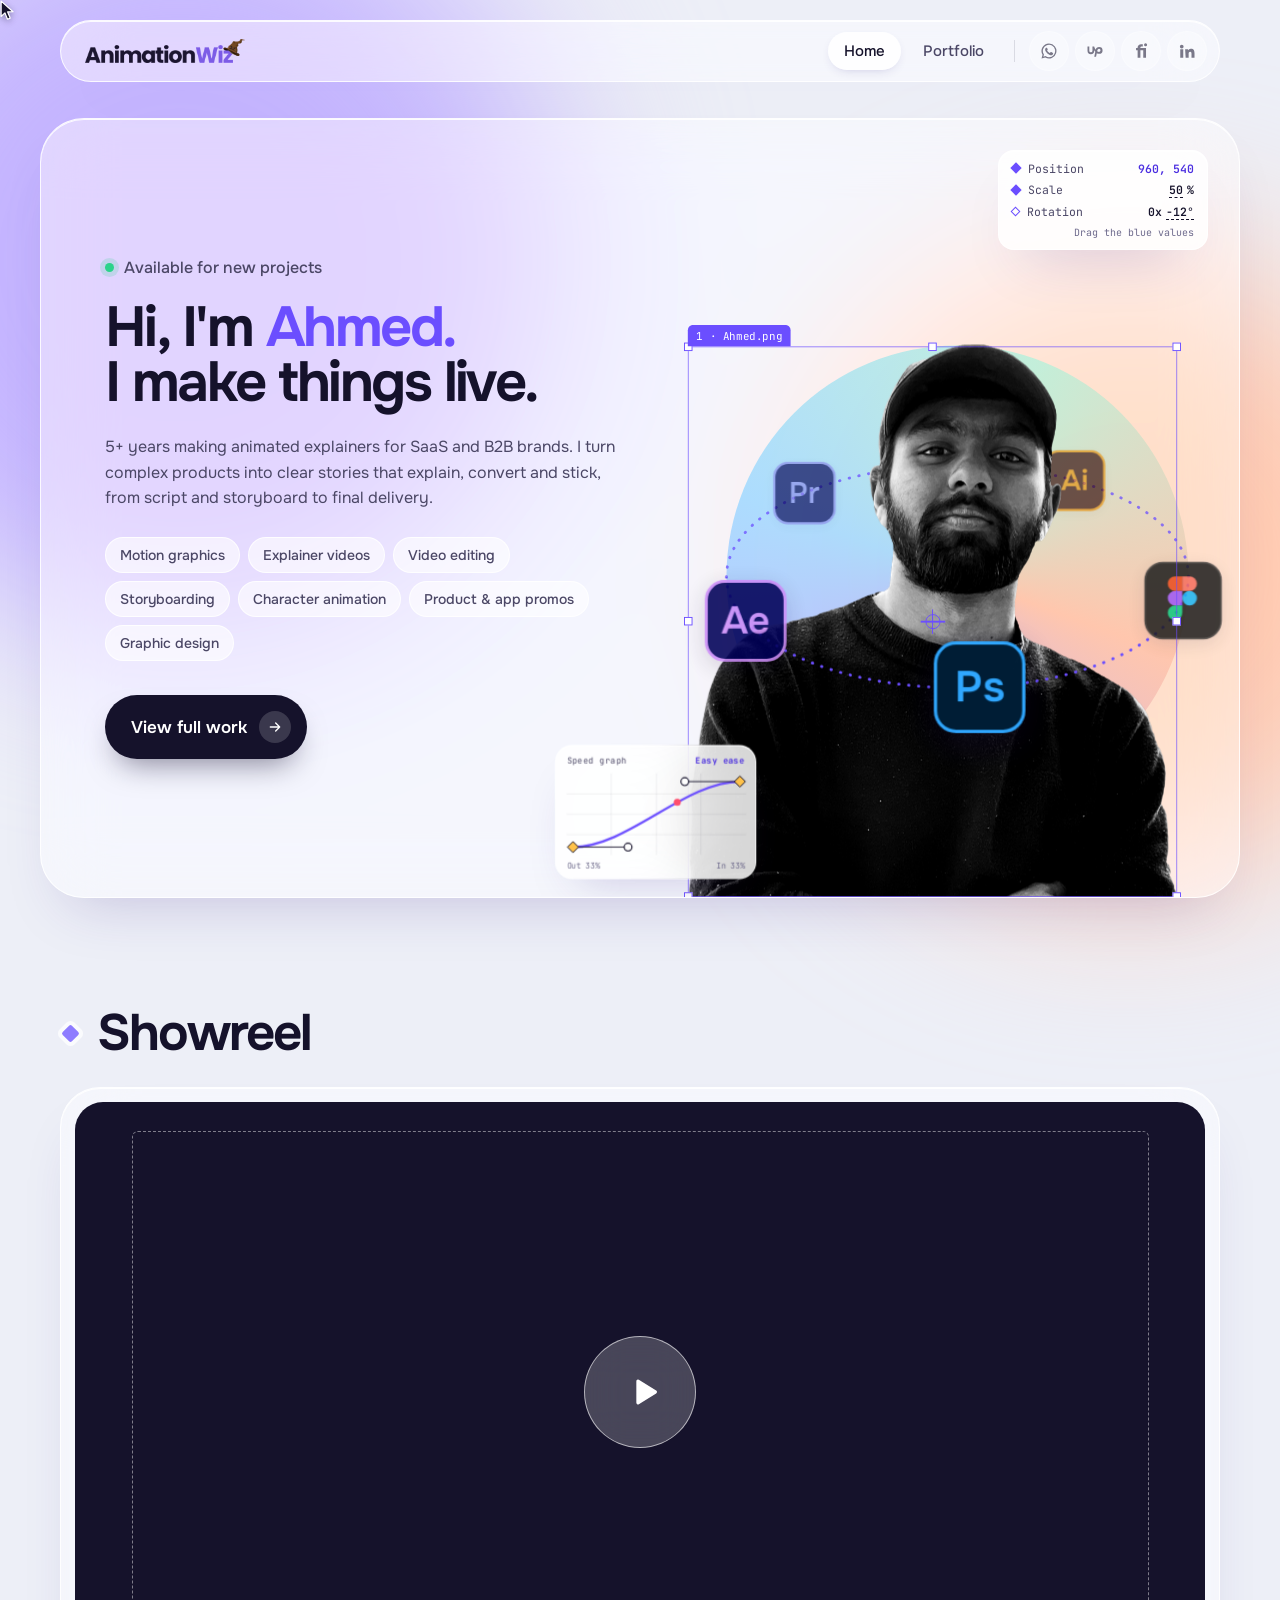
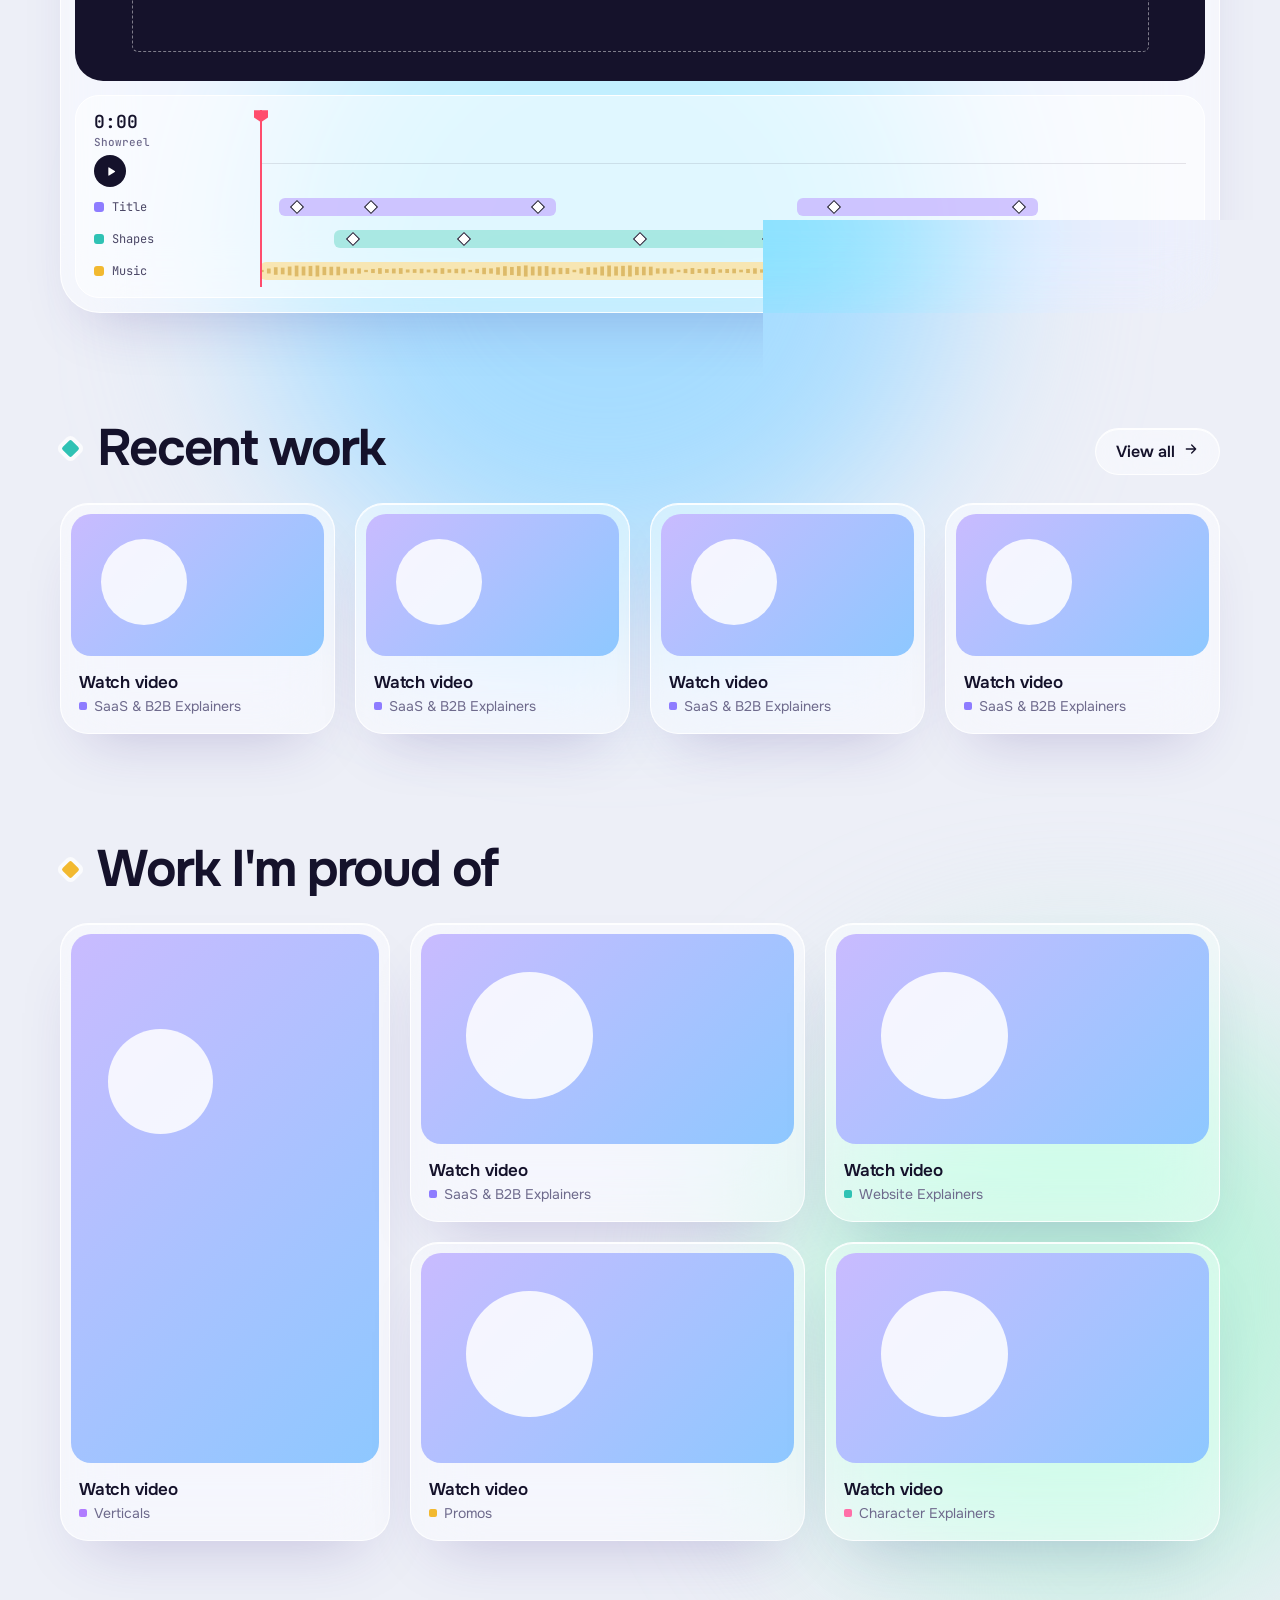
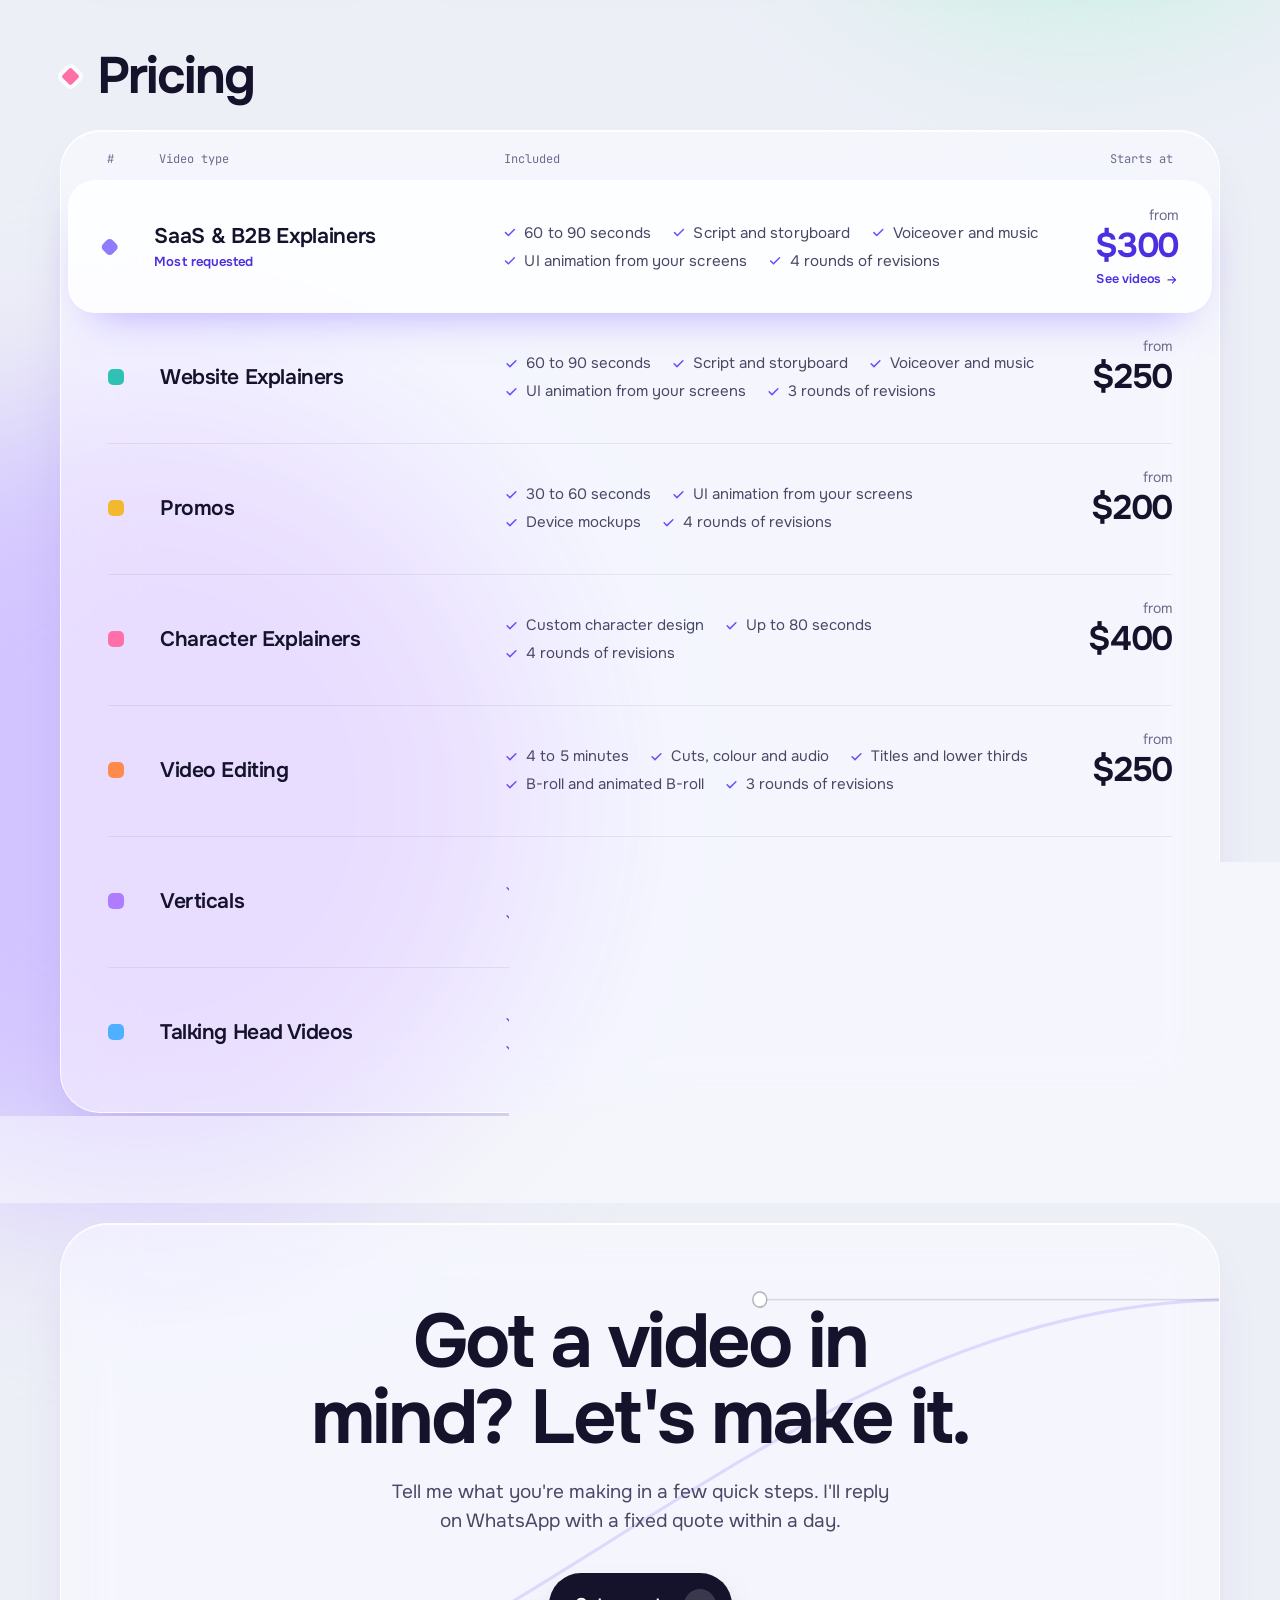
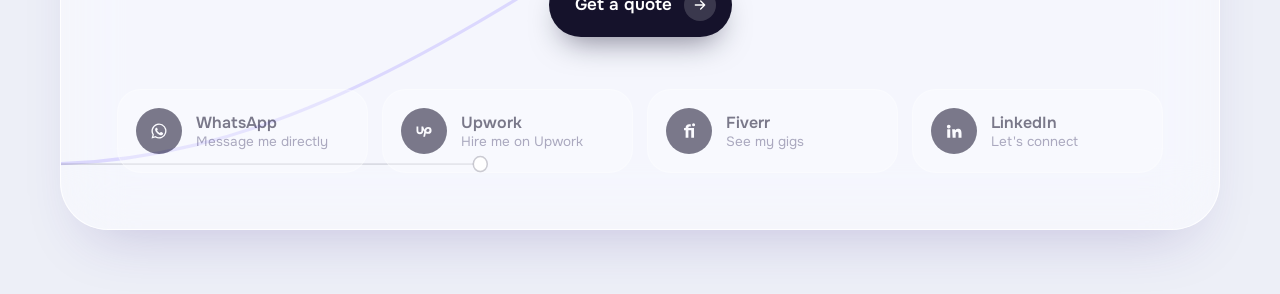
<file: index.html>
<!doctype html>
<html lang="en">
<head>
<meta charset="utf-8">
<meta name="viewport" content="width=device-width, initial-scale=1, viewport-fit=cover">
<title>Animation Wizard | Motion Graphics &amp; Video Editing</title>
<meta name="description" content="Animation Wizard: motion graphics, explainer videos, product promos, character animation and video editing by Ahmed.">
<meta name="theme-color" content="#EDEFF7">
<meta property="og:title" content="Animation Wizard | Motion Graphics &amp; Video Editing">
<meta property="og:description" content="Explainers, promos, character animation and video editing by Ahmed.">
<link rel="icon" href="favicon.png">
<link rel="preconnect" href="https://fonts.googleapis.com"><link rel="preconnect" href="https://fonts.gstatic.com" crossorigin>
<link href="https://fonts.googleapis.com/css2?family=Onest:wght@400..700&family=JetBrains+Mono:wght@400..600&display=swap" rel="stylesheet">
<link rel="stylesheet" href="style.css">
</head>
<body class="home">
<div class="field">
  <i style="width:760px;height:760px;background:#C4B4FF;left:-200px;top:-120px"></i>
  <i style="width:620px;height:620px;background:#FFC9B0;right:-160px;top:260px"></i>
  <i style="width:700px;height:700px;background:#A6DCFF;left:20%;top:1500px"></i>
  <i style="width:600px;height:600px;background:#BDF2DC;right:-100px;top:2600px"></i>
  <i style="width:800px;height:800px;background:#D2C4FF;left:-260px;top:3600px"></i>
</div>

<div class="wrap nav"><div class="in glass">
  <a href="index.html"><img src="logo-ink.png" alt="Animation Wizard"></a>
  <div class="r"><a class="pg on" href="index.html">Home</a><a class="pg" href="portfolio.html">Portfolio</a><span class="sep"></span><div class="socs" id="navsoc"></div></div>
</div></div>

<main>
<div class="wrap wide">
  <div class="hero glass">
    <div class="tx">
      <div class="hello"><b></b>Available for new projects</div>
      <h1>Hi, I'm <em class="nm">Ahmed.</em><br>I make things live.</h1>
      <p class="bio">5+ years making animated explainers for SaaS and B2B brands. I turn complex products into clear stories that explain, convert and stick, from script and storyboard to final delivery.</p>
      <div class="sk"><span>Motion graphics</span><span>Explainer videos</span><span>Video editing</span><span>Storyboarding</span><span>Character animation</span><span>Product &amp; app promos</span><span>Graphic design</span></div>
      <a class="cta" href="portfolio.html">View full work <span data-icon="arrow"></span></a>
    </div>
    <div class="prop glass mono">
      <div class="live"><i></i>Position<b id="pos">960, 540</b></div>
      <div><i></i>Scale<span class="val"><b class="scrub" id="vScale" tabindex="0" title="Drag left or right to change">50</b>%</span></div>
      <div><i class="o"></i>Rotation<span class="val">0x <b class="scrub" id="vRot" tabindex="0" title="Drag left or right to change">-12°</b></span></div>
      <div class="hint">Drag the blue values</div>
    </div>
    <div class="vis" id="vis"><div class="scene">
      <div class="disc"></div>
      <svg class="rg rb" style="left:78px;top:162px" width="530" height="276" viewBox="0 0 530 276" aria-hidden="true"><defs><clipPath id="crb"><rect width="530" height="138"/></clipPath></defs><g clip-path="url(#crb)"><ellipse class="rd" cx="265" cy="138" rx="245" ry="118" fill="none" stroke="#6B4EFF" stroke-width="3" stroke-linecap="round" stroke-dasharray=".5 10"/></g></svg>
      <img class="me" src="me.png" alt="Ahmed, motion designer and video editor" width="520">
      <svg class="rg rf" style="left:78px;top:162px" width="530" height="276" viewBox="0 0 530 276" aria-hidden="true"><defs><clipPath id="crf"><rect y="138" width="530" height="138"/></clipPath></defs><g clip-path="url(#crf)"><ellipse class="rd" cx="265" cy="138" rx="245" ry="118" fill="none" stroke="#6B4EFF" stroke-width="3" stroke-linecap="round" stroke-dasharray=".5 10"/></g></svg>
      <div class="layer mono">1 · Ahmed.png</div>
      <div class="bb"><i style="left:-5px;top:-5px"></i><i style="right:-5px;top:-5px"></i><i style="left:-5px;bottom:-5px"></i><i style="right:-5px;bottom:-5px"></i><i style="left:50%;top:-5px;margin-left:-5px"></i><i style="left:-5px;top:50%;margin-top:-5px"></i><i style="right:-5px;top:50%;margin-top:-5px"></i><i class="an"></i></div>
      <div class="oi" title="Adobe After Effects"><svg viewBox="0 0 100 100"><rect x="3" y="3" width="94" height="94" rx="22" fill="#00005B" stroke="#D291FF" stroke-width="3.5"/><text x="50" y="65" text-anchor="middle" font-family="Onest,sans-serif" font-weight="600" font-size="46" fill="#D291FF">Ae</text></svg></div>
      <div class="oi" title="Adobe Premiere Pro"><svg viewBox="0 0 100 100"><rect x="3" y="3" width="94" height="94" rx="22" fill="#00005B" stroke="#9999FF" stroke-width="3.5"/><text x="50" y="65" text-anchor="middle" font-family="Onest,sans-serif" font-weight="600" font-size="46" fill="#9999FF">Pr</text></svg></div>
      <div class="oi" title="Adobe Illustrator"><svg viewBox="0 0 100 100"><rect x="3" y="3" width="94" height="94" rx="22" fill="#330000" stroke="#FF9A00" stroke-width="3.5"/><text x="50" y="65" text-anchor="middle" font-family="Onest,sans-serif" font-weight="600" font-size="46" fill="#FF9A00">Ai</text></svg></div>
      <div class="oi" title="Figma"><svg viewBox="0 0 100 100"><rect x="3" y="3" width="94" height="94" rx="22" fill="#1E1E1E" stroke="#3b3b3b" stroke-width="2"/><g transform="translate(31 20) scale(.95)"><path d="M0 9.5A9.5 9.5 0 0 0 9.5 19H19V0H9.5A9.5 9.5 0 0 0 0 9.5z" fill="#F24E1E"/><path d="M19 0v19h9.5a9.5 9.5 0 1 0 0-19H19z" fill="#FF7262"/><path d="M0 28.5A9.5 9.5 0 0 0 9.5 38H19V19H9.5A9.5 9.5 0 0 0 0 28.5z" fill="#A259FF"/><path d="M19 28.5a9.5 9.5 0 1 1 19 0 9.5 9.5 0 0 1-19 0z" fill="#1ABCFE"/><path d="M0 47.5A9.5 9.5 0 0 1 9.5 38H19v9.5a9.5 9.5 0 1 1-19 0z" fill="#0ACF83"/></g></svg></div>
      <div class="oi" title="Adobe Photoshop"><svg viewBox="0 0 100 100"><rect x="3" y="3" width="94" height="94" rx="22" fill="#001E36" stroke="#31A8FF" stroke-width="3.5"/><text x="50" y="65" text-anchor="middle" font-family="Onest,sans-serif" font-weight="600" font-size="46" fill="#31A8FF">Ps</text></svg></div>
    </div>
      <div class="graph glass" aria-hidden="true"><div class="gh mono"><span>Speed graph</span><b id="gName">Easy ease</b></div>
        <svg width="230" height="104" viewBox="0 0 230 104"><g stroke="rgba(21,18,43,.08)" fill="none"><path d="M0 26H230M0 52H230M0 78H230M57 0V104M115 0V104M172 0V104"/></g>
          <path id="gCurve" fill="none" stroke="#6B4EFF" stroke-width="3" stroke-linecap="round"/>
          <path id="gH1" stroke="#15122B" stroke-width="1.2"/><path id="gH2" stroke="#15122B" stroke-width="1.2"/>
          <circle id="gC1" r="5" fill="#fff" stroke="#15122B" stroke-width="1.5"/><circle id="gC2" r="5" fill="#fff" stroke="#15122B" stroke-width="1.5"/>
          <rect x="3" y="89" width="10" height="10" fill="#FFC24A" stroke="#15122B" stroke-width="1.2" transform="rotate(45 8 94)"/><rect x="217" y="5" width="10" height="10" fill="#FFC24A" stroke="#15122B" stroke-width="1.2" transform="rotate(45 222 10)"/>
          <circle id="gDot" r="4.5" fill="#FF4D6D"/></svg>
        <div class="gf mono"><span id="gOut">Out 33%</span><span id="gIn">In 33%</span></div></div>
    </div>
  </div>
</div>

<div class="wrap">
  <section>
    <div class="hd"><h2><i class="sw" style="background:var(--l1)"></i>Showreel</h2></div>
    <div class="reel glass" id="reel"><div class="v" id="reelV" role="button" tabindex="0" aria-label="Play showreel"><div class="yt"><div id="ytReel"></div></div><div class="safe"></div><span class="pl"></span></div>
      <div class="tlp mono" id="tlp">
        <div><div class="tcb"><span id="tcNow">0:00</span><small id="tcDur">Showreel</small></div><button class="pbtn" id="pbtn" aria-label="Play showreel"></button></div>
        <div class="ru" id="ru" title="Drag to move through the showreel"></div>
        <div class="nm"><i style="background:#8E7CFF"></i>Title</div><div class="tr"><b style="left:2%;width:30%;background:#C9BBFF"></b><b style="left:58%;width:26%;background:#C9BBFF"></b><span class="k" data-t=".04" style="left:4%"></span><span class="k" data-t=".12" style="left:12%"></span><span class="k" data-t=".30" style="left:30%"></span><span class="k" data-t=".62" style="left:62%"></span><span class="k" data-t=".82" style="left:82%"></span></div>
        <div class="nm"><i style="background:#2FC2B4"></i>Shapes</div><div class="tr"><b style="left:8%;width:70%;background:#9FE6DE"></b><span class="k" data-t=".10" style="left:10%"></span><span class="k" data-t=".22" style="left:22%"></span><span class="k" data-t=".41" style="left:41%"></span><span class="k" data-t=".55" style="left:55%"></span><span class="k" data-t=".76" style="left:76%"></span></div>
        <div class="nm"><i style="background:#F2B930"></i>Music</div><div class="tr"><b style="left:0;width:100%;background:#FBE3A6"></b><svg class="wave" viewBox="0 0 400 18" preserveAspectRatio="none" id="wv" aria-hidden="true"></svg></div>
        <span class="phd" id="phd"></span>
      </div>
    </div>
  </section>

  <section>
    <div class="hd"><h2><i class="sw" style="background:var(--l2)"></i>Recent work</h2><a class="lnk glass" href="portfolio.html">View all <span data-icon="arrow"></span></a></div>
    <div class="g4" id="recent"></div>
  </section>

  <section>
    <div class="hd"><h2><i class="sw" style="background:var(--l3)"></i>Work I'm proud of</h2></div>
    <div class="proud" id="proud"></div>
  </section>

  <section>
    <div class="hd"><h2><i class="sw" style="background:var(--l4)"></i>Pricing</h2></div>
    <div class="price glass"><div class="lh mono"><span>#</span><span>Video type</span><span>Included</span><span style="text-align:right">Starts at</span></div><div id="price"></div></div>
  </section>

  <section id="quote">
    <div class="quote glass">
      <svg class="curve" viewBox="0 0 1160 560" preserveAspectRatio="none" aria-hidden="true"><path d="M-20 500 C 420 500, 700 70, 1180 70" fill="none" stroke="rgba(107,78,255,.18)" stroke-width="3"/><path d="M-20 500 L420 500 M1180 70 L700 70" stroke="rgba(21,18,43,.12)" stroke-width="1.5"/><circle cx="420" cy="500" r="7" fill="#fff" stroke="rgba(21,18,43,.3)" stroke-width="1.5"/><circle cx="700" cy="70" r="7" fill="#fff" stroke="rgba(21,18,43,.3)" stroke-width="1.5"/></svg>
      <h2>Got a video in mind? Let's make it.</h2>
      <p>Tell me what you're making in a few quick steps. I'll reply on WhatsApp with a fixed quote within a day.</p>
      <button class="cta" data-quote>Get a quote <span data-icon="arrow"></span></button>
      <div class="soc" id="soc"></div>
    </div>
  </section>
</div>
</main>

<svg id="cur" viewBox="0 0 20 28" aria-hidden="true"><path d="M1.5 1.5 L1.5 22 L6.6 17.2 L10 25.6 L13.6 24.1 L10.2 15.9 L17.4 15.6 Z" fill="#15122B" stroke="#fff" stroke-width="1.6" stroke-linejoin="round"/></svg>
<script src="videos.js"></script>
<script src="app.js"></script>
</body>
</html>
</file>
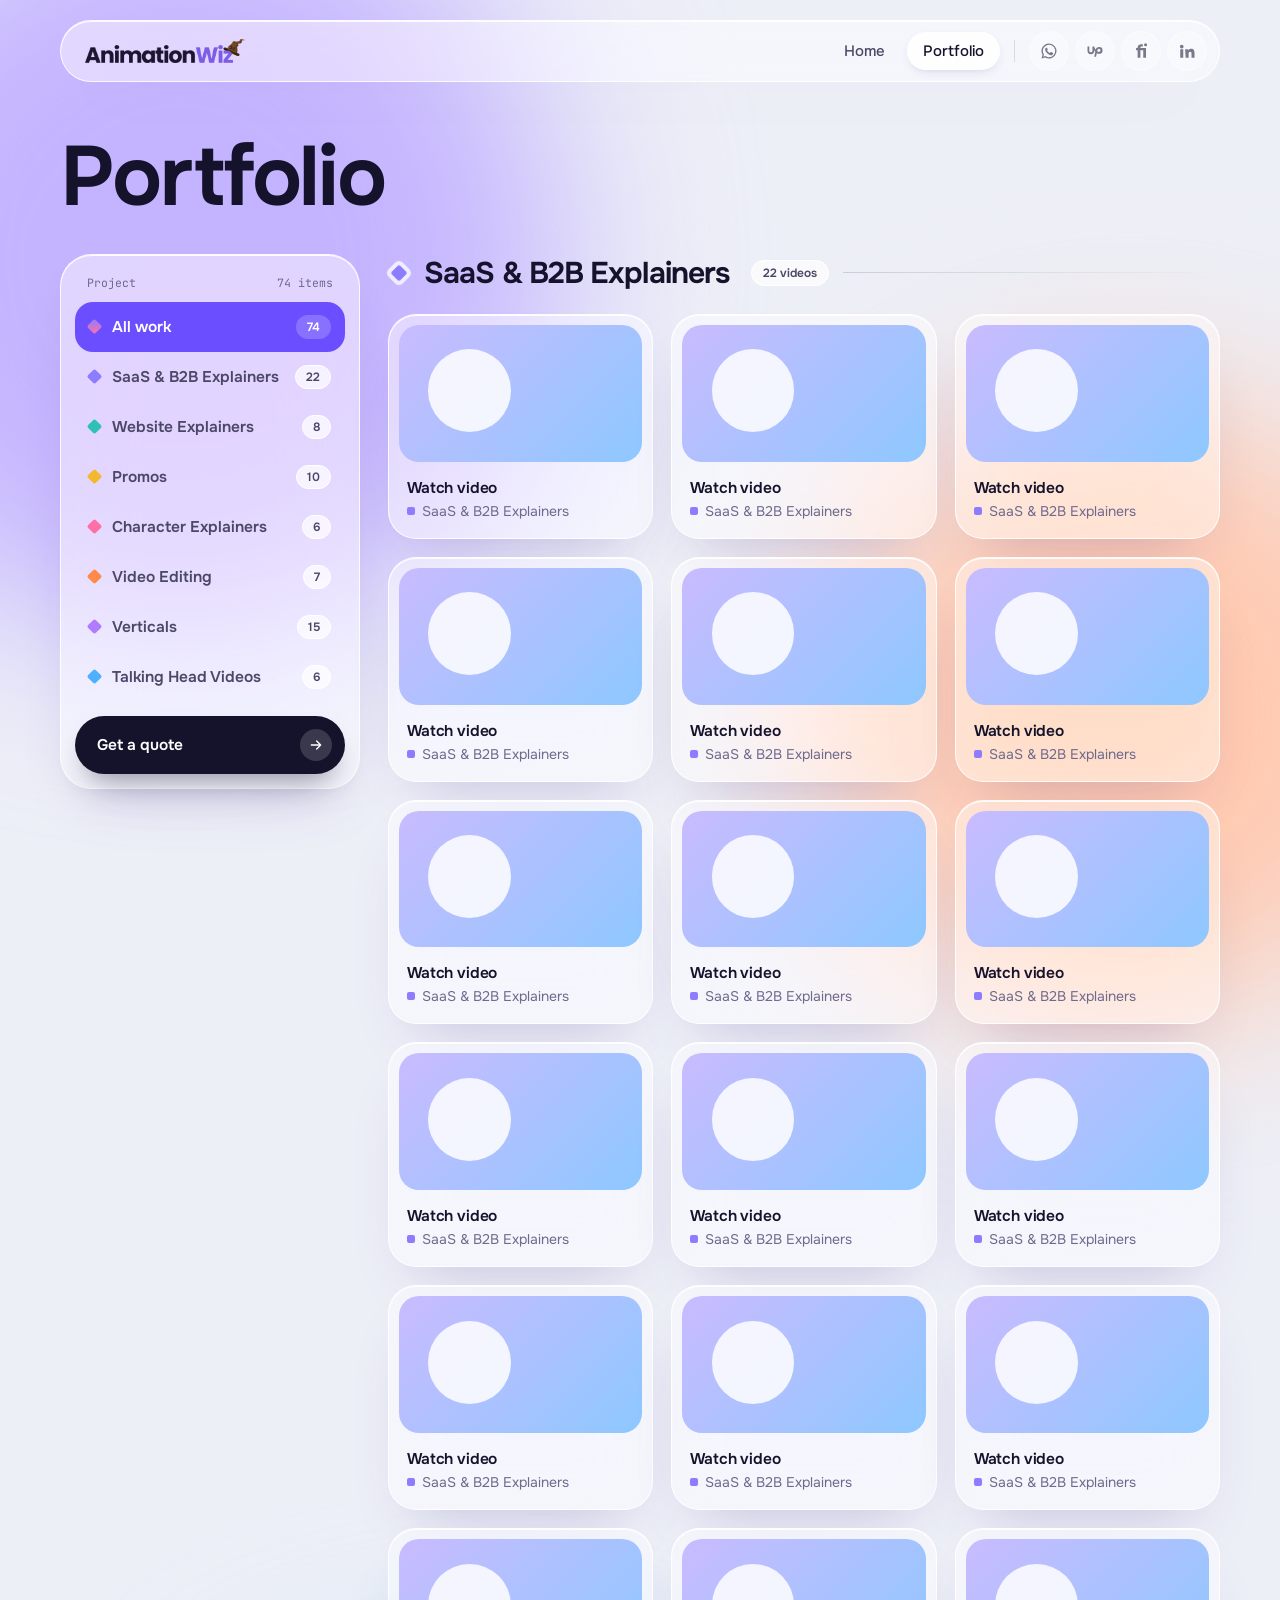
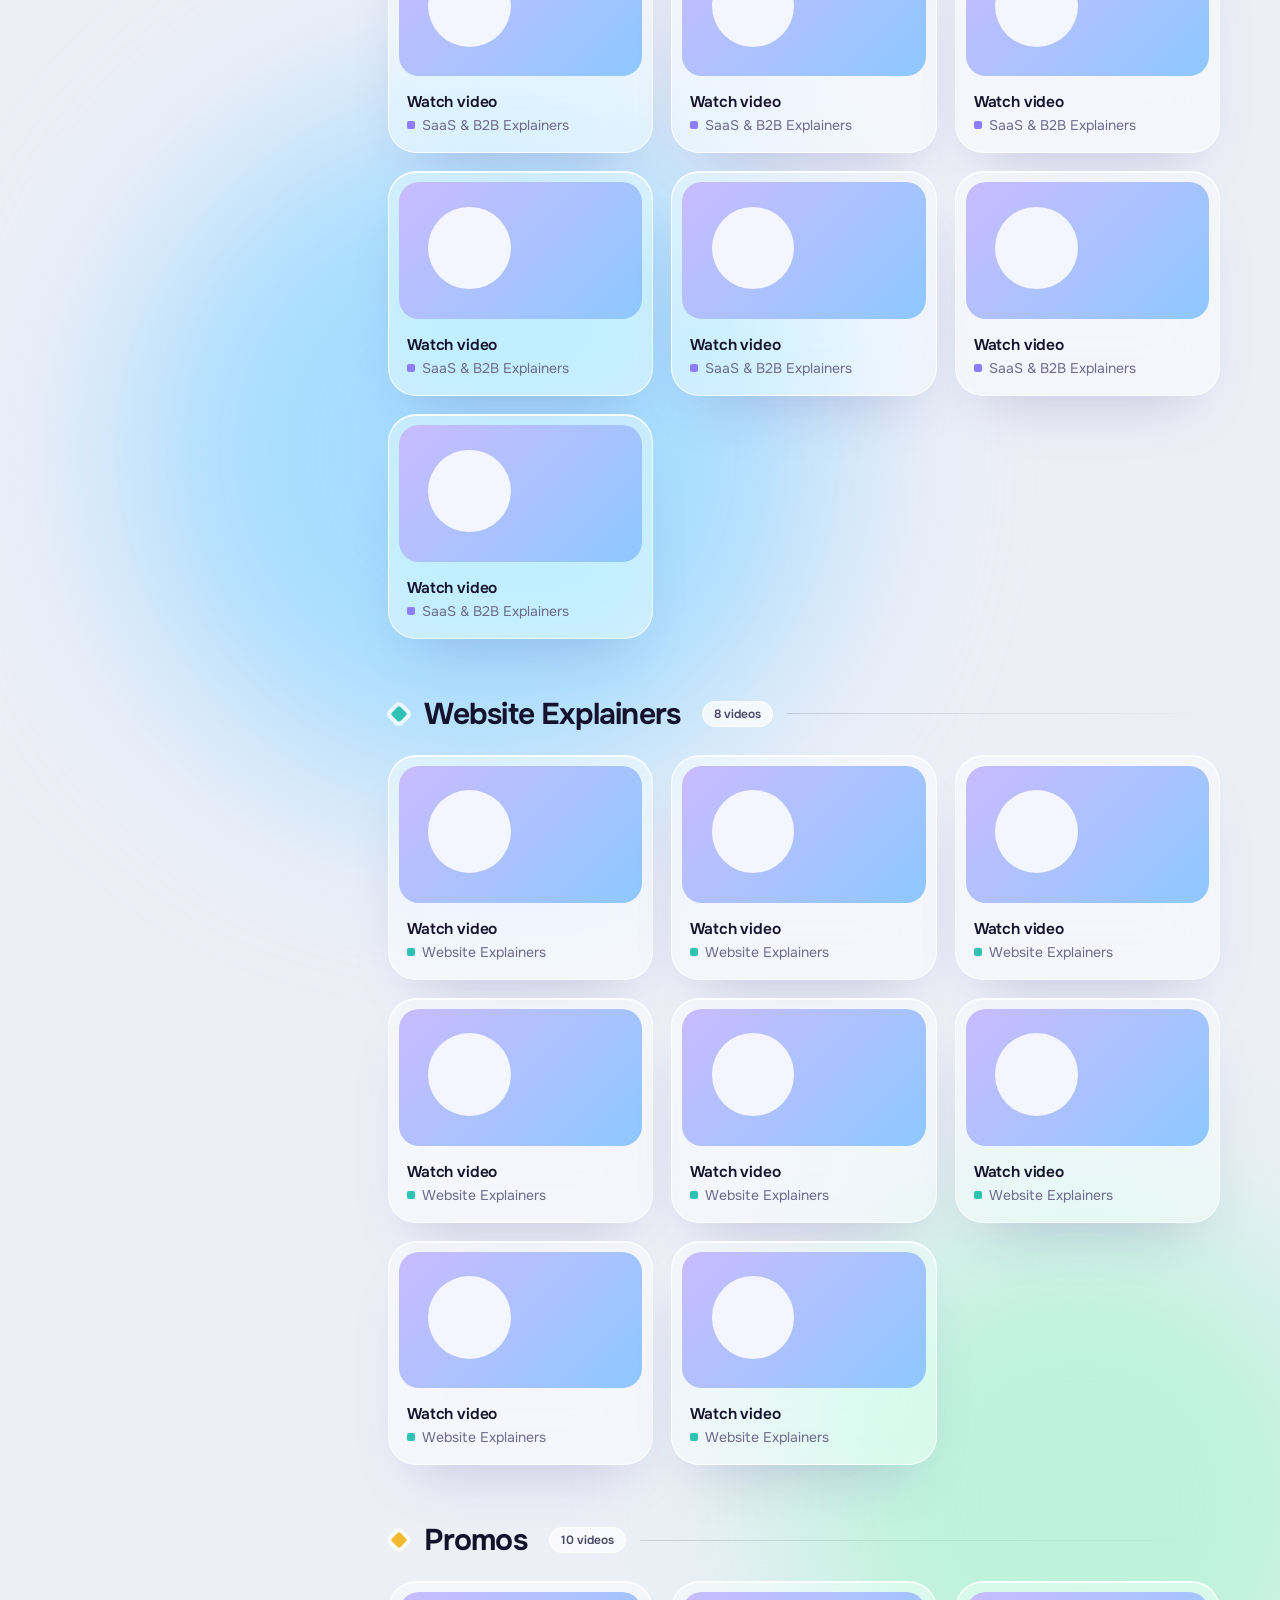
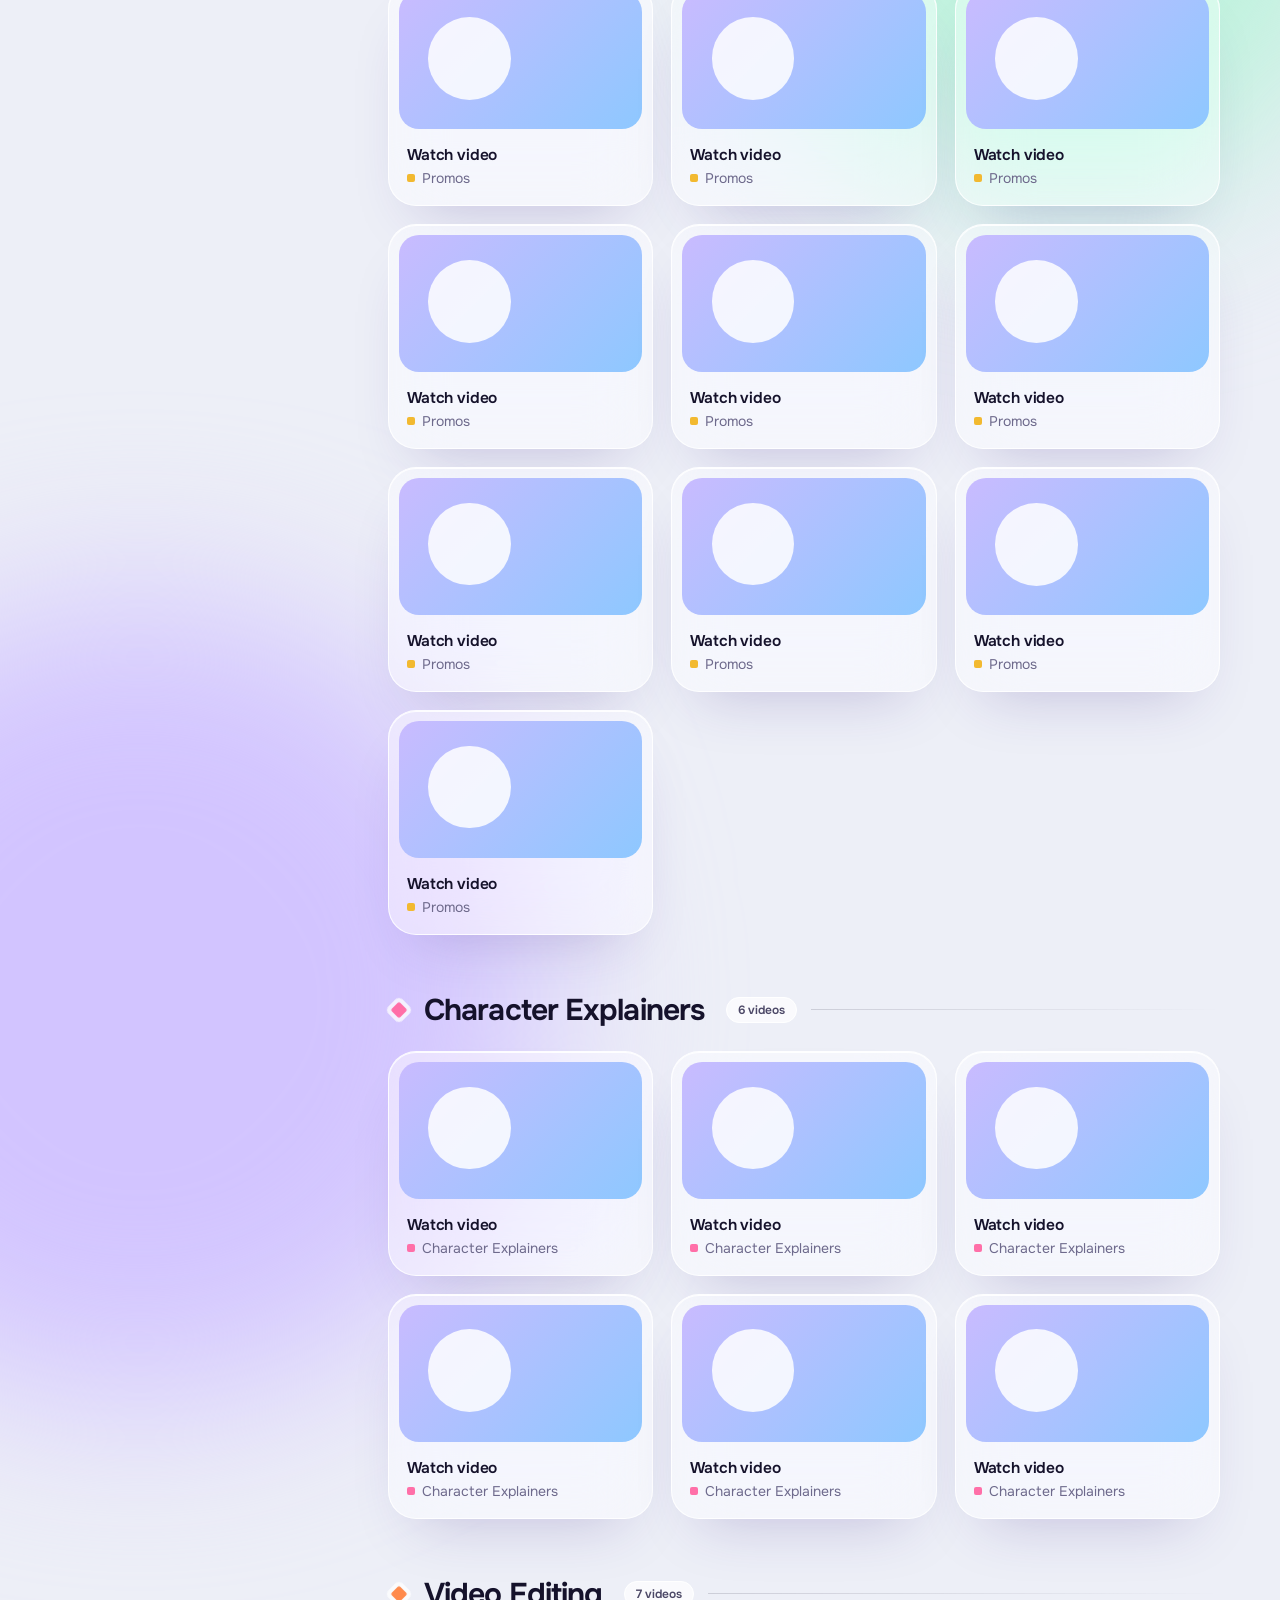
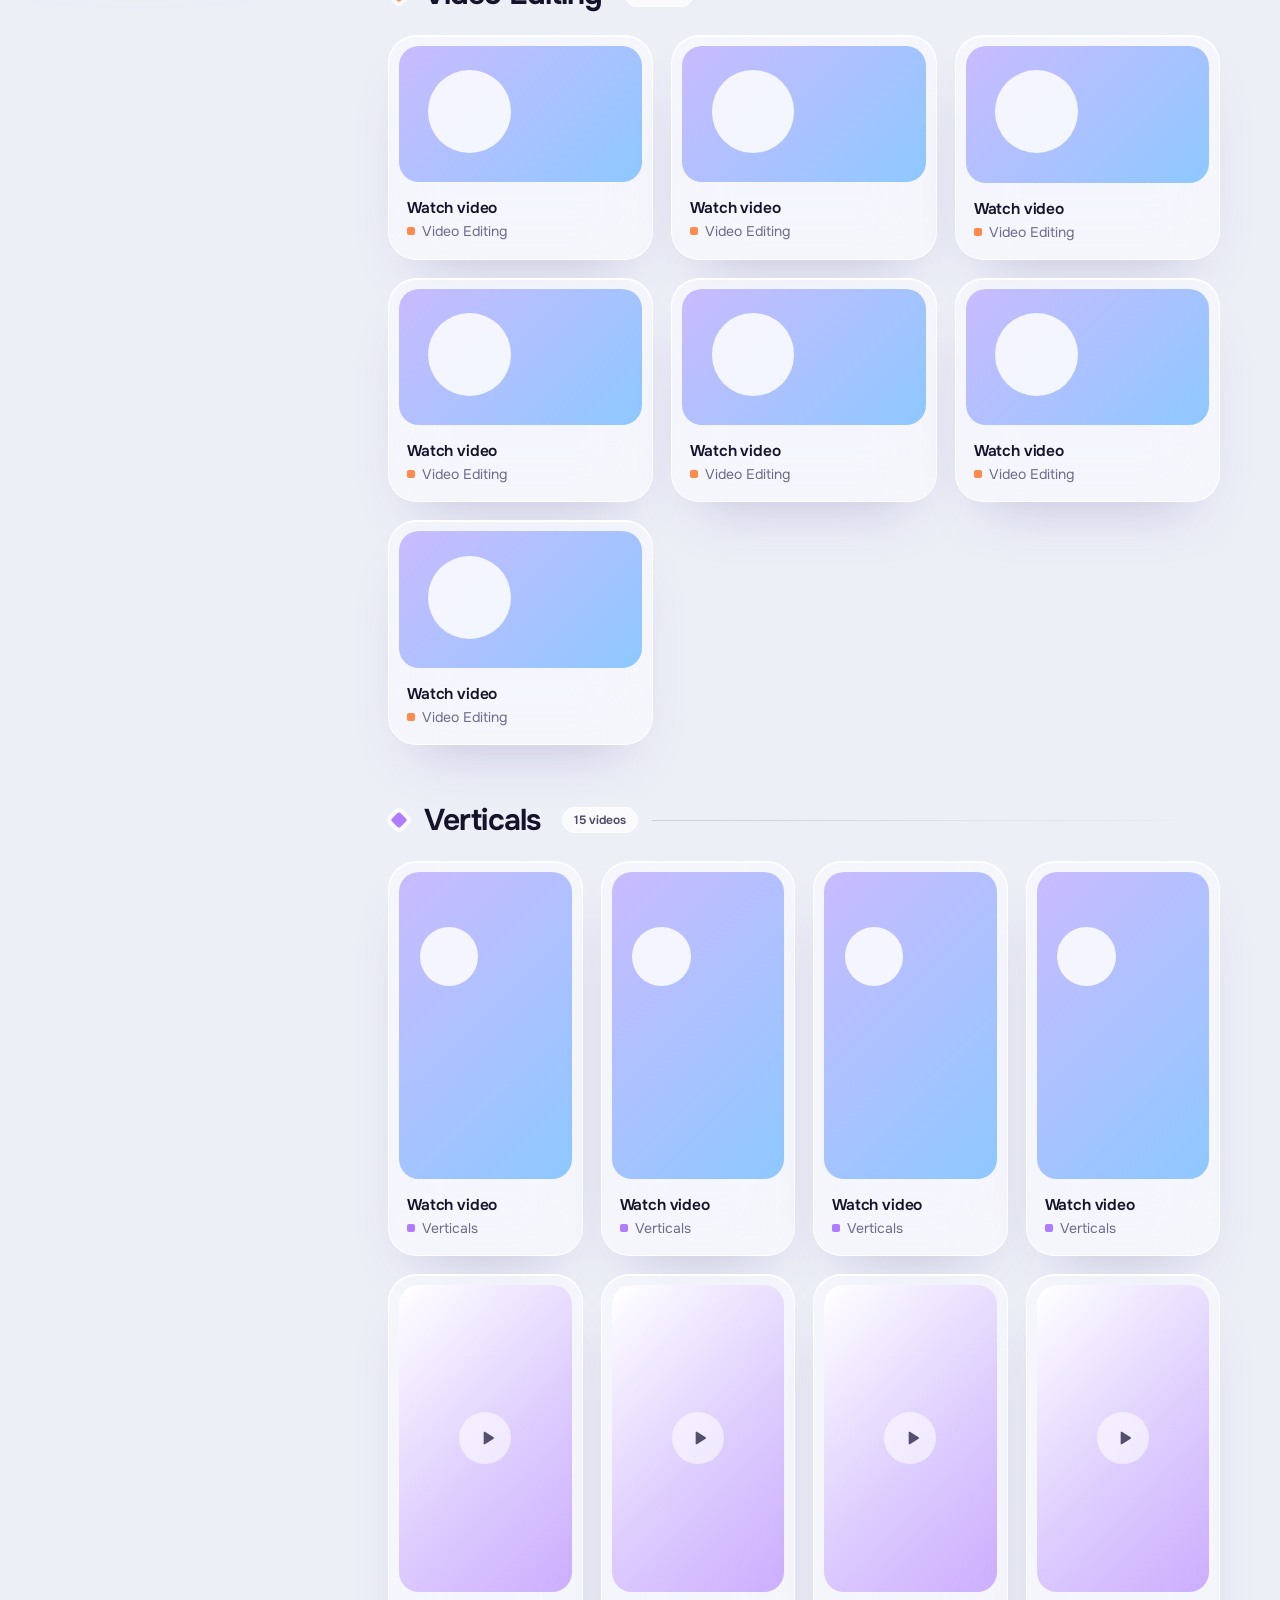
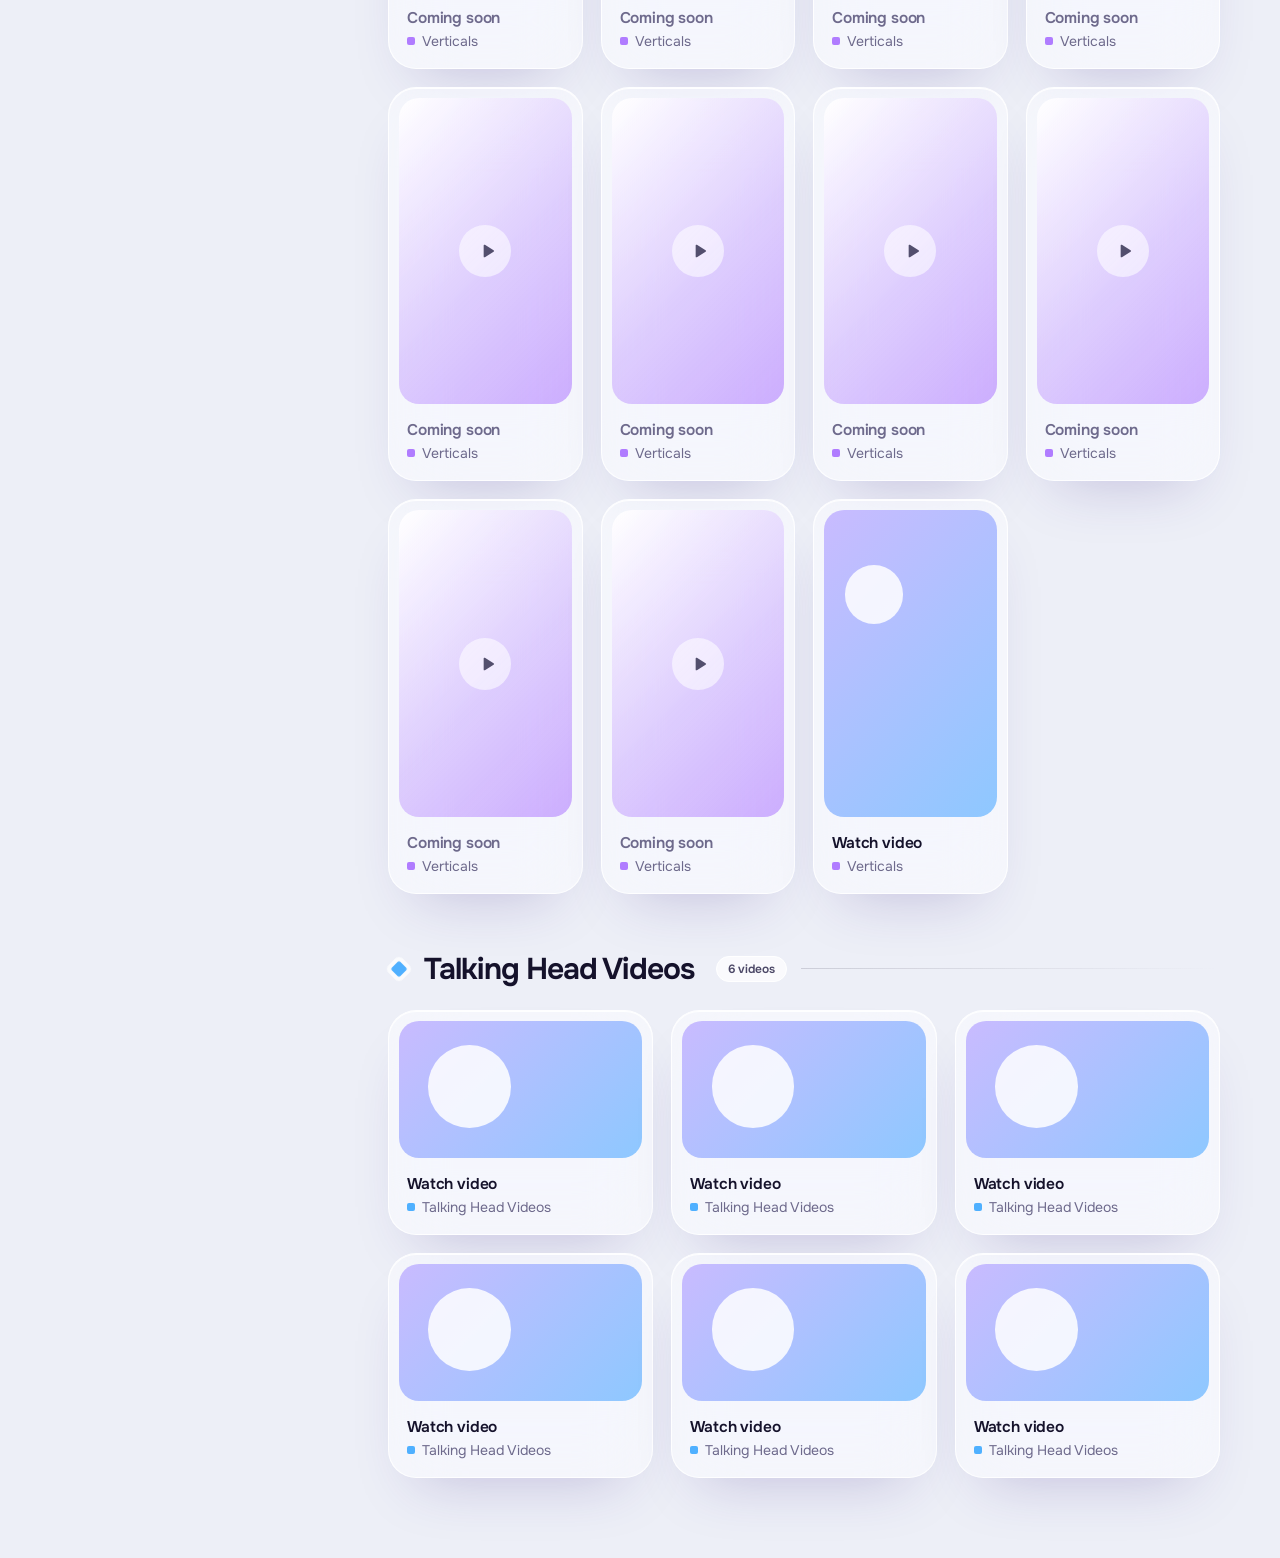
<file: portfolio.html>
<!doctype html>
<html lang="en">
<head>
<meta charset="utf-8">
<meta name="viewport" content="width=device-width, initial-scale=1, viewport-fit=cover">
<title>Portfolio | Animation Wizard</title>
<meta name="description" content="Portfolio by Animation Wizard: SaaS and B2B explainers, website explainers, promos, character explainers, video editing, verticals and talking head videos.">
<meta name="theme-color" content="#EDEFF7">
<meta property="og:title" content="Portfolio | Animation Wizard">
<link rel="icon" href="favicon.png">
<link rel="preconnect" href="https://fonts.googleapis.com"><link rel="preconnect" href="https://fonts.gstatic.com" crossorigin>
<link href="https://fonts.googleapis.com/css2?family=Onest:wght@400..700&family=JetBrains+Mono:wght@400..600&display=swap" rel="stylesheet">
<link rel="stylesheet" href="style.css">
</head>
<body class="portfolio">
<div class="field">
  <i style="width:760px;height:760px;background:#C4B4FF;left:-200px;top:-120px"></i>
  <i style="width:620px;height:620px;background:#FFC9B0;right:-160px;top:400px"></i>
  <i style="width:700px;height:700px;background:#A6DCFF;left:10%;top:1700px"></i>
  <i style="width:600px;height:600px;background:#BDF2DC;right:-100px;top:2800px"></i>
  <i style="width:800px;height:800px;background:#D2C4FF;left:-260px;top:3800px"></i>
</div>

<div class="wrap nav"><div class="in glass">
  <a href="index.html"><img src="logo-ink.png" alt="Animation Wizard"></a>
  <div class="r"><a class="pg" href="index.html">Home</a><a class="pg on" href="portfolio.html">Portfolio</a><span class="sep"></span><div class="socs" id="navsoc"></div></div>
</div></div>

<main class="wrap">
  <div class="pfh"><h1>Portfolio</h1></div>
  <div class="lay" id="lay">
    <aside class="side glass" aria-label="Categories">
      <div class="sideh mono"><span>Project</span><span id="pfCount"></span></div>
      <nav id="side"></nav>
      <button class="cta" data-quote>Get a quote <span data-icon="arrow"></span></button>
    </aside>
    <div class="right" id="right"></div>
  </div>
</main>

<script src="videos.js"></script>
<script src="app.js"></script>
</body>
</html>
</file>
<file: style.css>
/* Animation Wizard - styles. You normally never need to edit this file. */
/* Layout: one glass column on a soft colour field; After Effects UI pieces (layer box, graph editor, timeline) live inside the content they describe */
:root{--bg:#EDEFF7;--ink:#15122B;--ink2:#4B4766;--mut:#6E6A8C;--vio:#6B4EFF;--vio2:#4B2FE0;--glass:rgba(255,255,255,.46);--edge:rgba(255,255,255,.85);--rec:#FF4D6D;--key:#FFC24A;
  --l1:#8E7CFF;--l2:#2FC2B4;--l3:#F2B930;--l4:#FF6FA8;--l5:#FF8A4C;
  --f-ui:'Onest',system-ui,-apple-system,'Segoe UI',sans-serif;--f-mono:'JetBrains Mono',ui-monospace,Menlo,Consolas,monospace;color-scheme:light}
*{box-sizing:border-box}
body{margin:0;min-height:100vh;font-family:var(--f-ui);color:var(--ink);background:var(--bg);overflow-x:hidden;position:relative;font-size:16px}
a{color:inherit;text-decoration:none}
button{font:inherit;color:inherit;background:none;border:0;cursor:pointer}
h1,h2,h3,p{margin:0}
.mono{font-family:var(--f-mono);font-variant-numeric:tabular-nums}
.field{position:absolute;inset:0;overflow:hidden;z-index:0;pointer-events:none}
.field i{position:absolute;border-radius:50%;filter:blur(90px)}
.wrap{max-width:1240px;margin:0 auto;padding-left:max(16px,env(safe-area-inset-left,0px));padding-right:max(16px,env(safe-area-inset-right,0px));position:relative;z-index:1}
@media (min-width:700px){.wrap{padding-left:max(40px,env(safe-area-inset-left,0px));padding-right:max(40px,env(safe-area-inset-right,0px))}}
.glass{background:var(--glass);backdrop-filter:blur(34px) saturate(1.6);-webkit-backdrop-filter:blur(34px) saturate(1.6);border:1px solid var(--edge);box-shadow:inset 0 1px 0 rgba(255,255,255,.9),0 30px 60px -30px rgba(60,40,140,.25)}
:focus-visible{outline:2px solid var(--vio);outline-offset:3px}
/* nav */
.nav{padding-top:20px}
.nav .in{display:flex;align-items:center;justify-content:space-between;border-radius:999px;padding:10px 12px 10px 24px;gap:12px}
.nav img{height:24px;width:auto;display:block}
.nav .r{display:flex;align-items:center;gap:6px}
.nav .pg{font-size:15px;font-weight:500;padding:9px 16px;border-radius:999px;color:var(--ink2)}
.nav .pg.on{background:rgba(255,255,255,.85);color:var(--ink);box-shadow:0 4px 12px -6px rgba(60,40,140,.3)}
.nav .sep{width:1px;height:22px;background:rgba(21,18,43,.12);margin:0 8px}
.ic{width:40px;height:40px;border-radius:50%;display:grid;place-items:center;background:rgba(255,255,255,.55);border:1px solid var(--edge);color:var(--ink);flex:none}
.ic svg{width:18px;height:18px}
.socs{display:flex;gap:6px}
.cta{display:inline-flex;align-items:center;gap:12px;background:var(--ink);color:#fff;font-weight:600;font-size:17px;padding:16px 16px 16px 26px;border-radius:999px;width:max-content;box-shadow:0 16px 30px -12px rgba(21,18,43,.5)}
.cta span{width:32px;height:32px;border-radius:50%;background:rgba(255,255,255,.16);display:grid;place-items:center}
.cta svg{width:16px}
/* hero */
.hero{margin-top:36px;border-radius:44px;display:grid;grid-template-columns:1fr 1fr;position:relative;overflow:hidden}
.hero .tx{padding:72px 0 64px 60px;display:flex;flex-direction:column;justify-content:center;position:relative;z-index:2;min-width:0}
.hello{font-size:16px;font-weight:500;color:var(--ink2);display:flex;align-items:center;gap:10px}
.hello b{width:9px;height:9px;border-radius:50%;background:#2BD38A;box-shadow:0 0 0 5px rgba(43,211,138,.18)}
h1 .nm{font-style:normal;color:var(--vio)}
h1{font-size:clamp(40px,5.2vw,74px);line-height:.98;letter-spacing:-.045em;font-weight:650;margin:22px 0 24px;text-wrap:balance}
.bio{font-size:clamp(16px,1.4vw,19px);line-height:1.6;color:var(--ink2);max-width:500px}
.sk{display:flex;flex-wrap:wrap;gap:8px;margin:26px 0 34px;max-width:520px}
.sk span{font-size:14px;font-weight:500;padding:8px 14px;border-radius:999px;background:rgba(255,255,255,.6);border:1px solid var(--edge);color:var(--ink2)}
.vis{--k:1;position:relative;height:calc(640px*var(--k));align-self:end}
.scene{position:absolute;left:50%;bottom:0;width:633px;height:640px;margin-left:-316.5px;transform:scale(calc(var(--k) * .86));transform-origin:50% 100%}
.disc{position:absolute;left:98px;top:55px;width:490px;height:490px;border-radius:50%;background:conic-gradient(from 200deg,#B9A7FF,#9FD8FF,#B8F0DA,#FFC2A8,#B9A7FF);opacity:.85}
.me{position:absolute;left:50%;bottom:0;transform:translateX(-50%);width:520px;max-width:none;z-index:2}
.rg{position:absolute;pointer-events:none}.rb{z-index:1;opacity:.75}.rf{z-index:3}
.oi{position:absolute;left:0;top:0;width:86px;height:86px;will-change:transform}
.oi svg{width:100%;height:100%;display:block}
.bb{position:absolute;left:57px;right:57px;top:56px;bottom:0;border:1px solid rgba(107,78,255,.7);z-index:5;pointer-events:none}
.bb i{position:absolute;width:9px;height:9px;background:#fff;border:1.5px solid var(--vio)}
.bb .an{left:50%;top:50%;width:16px;height:16px;margin:-8px;border-radius:50%;background:none}
.bb .an:before,.bb .an:after{content:"";position:absolute;background:var(--vio)}
.bb .an:before{left:50%;top:-6px;bottom:-6px;width:1.5px;margin-left:-.75px}.bb .an:after{top:50%;left:-6px;right:-6px;height:1.5px;margin-top:-.75px}
.layer{position:absolute;left:57px;top:33px;z-index:6;font-size:11.5px;background:var(--vio);color:#fff;padding:4px 9px;border-radius:6px 6px 0 0}
/* properties panel */
.prop{position:absolute;right:28px;top:26px;z-index:8;border-radius:16px;background:rgba(255,255,255,.8);padding:10px 13px;font-size:11.5px;color:var(--ink2);display:grid;gap:6px;min-width:210px}
.prop div{display:flex;align-items:center;gap:8px}
.prop i{width:8px;height:8px;background:var(--vio);transform:rotate(45deg);display:inline-block;flex:none}
.prop i.o{background:none;border:1.5px solid var(--vio);width:7px;height:7px}
.prop b{color:var(--ink);font-weight:600;margin-left:auto;padding-left:14px}
.prop .live b{color:var(--vio2)}
.scrub{color:#2F6BFF;border-bottom:1px dashed currentColor;cursor:ew-resize;user-select:none;-webkit-user-select:none;touch-action:none;outline-offset:2px}
.scrub:hover,.scrub.on{color:#0B47E0;background:rgba(47,107,255,.1);border-radius:3px}
.prop .val{margin-left:auto;padding-left:14px;color:var(--ink);font-weight:600;display:flex;gap:4px}
.prop .val b{margin:0;padding:0}
.prop .hint{font-size:10px;color:var(--mut);justify-content:flex-end}
html.cc,html.cc *{cursor:none!important}
#cur{position:fixed;left:0;top:0;width:15px;height:21px;z-index:1000;pointer-events:none;transform-origin:0 0;display:none;filter:drop-shadow(0 2px 3px rgba(21,18,43,.35))}
html.cc #cur{display:block}
/* speed graph */
.graph{position:absolute;left:-70px;bottom:18px;z-index:8;border-radius:22px;padding:12px 14px 10px;width:258px;background:rgba(255,255,255,.84);transform:scale(.78);transform-origin:0 100%}
.graph .gh{display:flex;justify-content:space-between;align-items:baseline;font-size:11px;color:var(--ink2);margin-bottom:10px;gap:8px}
.graph .gh b{color:var(--vio2);font-weight:700;transition:opacity .3s}
.graph svg{display:block;overflow:visible}
.graph .gf{display:flex;justify-content:space-between;font-size:10.5px;color:var(--mut);margin-top:6px}
/* sections */
section{margin-top:110px}
.hd{display:flex;align-items:end;justify-content:space-between;margin-bottom:28px;gap:20px;flex-wrap:wrap}
h2{font-size:clamp(34px,4vw,52px);letter-spacing:-.04em;font-weight:650;line-height:1;display:flex;align-items:center;gap:16px;text-wrap:balance}
h2 .sw{width:13px;height:13px;border-radius:2px;transform:rotate(45deg);box-shadow:0 0 0 4px rgba(255,255,255,.75);margin:0 4px;flex:none}
.lnk{font-weight:600;font-size:16px;padding:12px 20px;border-radius:999px;display:inline-flex;gap:8px;align-items:center}
.lnk svg{width:16px}
/* showreel */
.reel{border-radius:40px;padding:14px}
.reel .v{border-radius:28px;overflow:hidden;aspect-ratio:16/8.2;position:relative;max-width:100%;cursor:pointer}
.reel .v>svg{width:100%;height:100%;display:block}
.reel .pl{position:absolute;left:50%;top:50%;width:112px;height:112px;margin:-56px;border-radius:50%;display:grid;place-items:center;color:#fff;background:rgba(255,255,255,.22);border:1px solid rgba(255,255,255,.6);backdrop-filter:blur(20px);-webkit-backdrop-filter:blur(20px);transition:opacity .3s,transform .3s}
.reel .pl svg{width:40px;margin-left:5px}
.reel.playing .pl{opacity:0;transform:scale(.8)}
.safe{position:absolute;inset:5%;border:1px dashed rgba(255,255,255,.45);border-radius:6px;pointer-events:none}
.tlp{margin-top:14px;border-radius:24px;background:rgba(255,255,255,.5);border:1px solid #fff;padding:14px 18px;display:grid;grid-template-columns:150px minmax(0,1fr);gap:8px 16px;align-items:center;position:relative}
.tlp .tcb{font-size:18px;color:var(--ink);font-weight:600}
.tlp .tcb small{display:block;font-size:11px;color:var(--mut);font-weight:500;margin-top:2px}
.tlp .pbtn{width:32px;height:32px;border-radius:50%;background:var(--ink);color:#fff;display:grid;place-items:center;margin-top:6px}
.tlp .pbtn svg{width:13px}
.tlp .ru{position:relative;height:30px;touch-action:none;border-bottom:1px solid rgba(21,18,43,.1);font-size:10.5px;color:var(--mut);cursor:pointer}
.tlp .ru span{position:absolute;bottom:6px;transform:translateX(-50%);white-space:nowrap}
.tlp .ru span.end{transform:translateX(-100%)}
.tlp .ru em{position:absolute;bottom:0;width:1px;height:5px;background:rgba(21,18,43,.25)}
.tlp .nm{font-size:12px;color:var(--ink2);display:flex;align-items:center;gap:8px}
.tlp .nm i{width:10px;height:10px;border-radius:3px}
.tlp .tr{position:relative;height:24px}
.tlp .tr b{position:absolute;top:3px;bottom:3px;border-radius:6px;opacity:.85}
.tlp .tr .k{position:absolute;top:50%;width:10px;height:10px;margin:-5px;background:#fff;border:1.5px solid var(--ink);transform:rotate(45deg);z-index:2;transition:background .15s}
.tlp .tr .k.e{border-radius:50% 0 50% 0}
.tlp .tr .k.hit{background:var(--key)}
.tlp .wave{position:absolute;left:0;right:0;top:2px;bottom:2px;width:100%;height:20px}
.tlp .phd{position:absolute;top:14px;bottom:10px;width:2px;background:var(--rec);z-index:4;cursor:ew-resize;touch-action:none}
.tlp .phd:after{content:"";position:absolute;left:-9px;right:-9px;top:0;bottom:0}
.tlp .phd:before{content:"";position:absolute;left:-6px;top:0;width:14px;height:12px;background:var(--rec);clip-path:polygon(0 0,100% 0,100% 60%,50% 100%,0 60%)}
/* cards */
.card{border-radius:28px;padding:10px 10px 18px;display:flex;flex-direction:column;min-width:0}
.th{border-radius:20px;overflow:hidden;aspect-ratio:16/9;position:relative;max-width:100%}
.th svg{width:100%;height:100%;display:block}
.th .d{position:absolute;right:10px;bottom:10px;font-size:11.5px;font-weight:600;color:#fff;background:rgba(21,18,43,.5);backdrop-filter:blur(10px);padding:4px 9px;border-radius:999px}
.th .pp{position:absolute;left:50%;top:50%;width:52px;height:52px;margin:-26px;border-radius:50%;background:rgba(255,255,255,.9);display:grid;place-items:center;opacity:0;transform:scale(.8);transition:opacity .2s,transform .2s}
.th .pp svg{width:20px;margin-left:3px}
.card:hover .th .pp{opacity:1;transform:none}
.card h3{font-size:17px;font-weight:600;margin:16px 8px 4px;letter-spacing:-.01em}
.card>span{font-size:14px;color:var(--mut);margin:0 8px;display:flex;align-items:center;gap:7px}
.card>span i{width:8px;height:8px;border-radius:2px;display:inline-block}
.g4{display:grid;grid-template-columns:repeat(4,minmax(0,1fr));gap:20px}
.proud{display:grid;grid-template-columns:minmax(0,330px) minmax(0,1fr) minmax(0,1fr);grid-template-rows:auto auto;gap:20px}
.proud .rl{grid-row:span 2}
.proud .rl .th{aspect-ratio:auto;flex:1;min-height:300px}
/* pricing */
.price{border-radius:40px;padding:14px}
.lh,.row{display:grid;grid-template-columns:30px minmax(0,1.2fr) minmax(0,2fr) 110px;gap:22px;align-items:center}
.lh{padding:6px 32px 14px;font-size:12px;color:var(--mut)}
.row{padding:24px 32px;border-radius:26px;border:1px solid transparent;transition:background .25s,box-shadow .25s,transform .25s,border-color .25s;cursor:pointer;position:relative}
.row+.row:before{content:"";position:absolute;left:32px;right:32px;top:-1px;height:1px;background:rgba(21,18,43,.07);transition:opacity .2s}
.row.on{background:rgba(255,255,255,.82);border-color:#fff;box-shadow:0 22px 44px -24px rgba(107,78,255,.5);transform:scale(1.012)}
.row.on:before,.row.on+.row:before{opacity:0}
.row .sw{width:16px;height:16px;border-radius:5px;transition:transform .25s}
.row.on .sw{transform:rotate(45deg) scale(.85)}
.row h3{font-size:21px;letter-spacing:-.02em;font-weight:600}
.row h3 small{display:block;font-size:13px;color:var(--vio2);font-weight:600;margin-top:4px;letter-spacing:0}
.row ul{list-style:none;display:flex;flex-wrap:wrap;gap:8px 20px;color:var(--ink2);font-size:15px;margin:0;padding:0}
.row li{display:flex;gap:7px;align-items:center}.row li svg{width:15px;color:var(--vio);flex:none}
.row .pr{text-align:right;font-size:14px;color:var(--mut)}
.row .pr b{display:block;font-size:34px;color:var(--ink);letter-spacing:-.04em;font-weight:650;transition:color .25s}
.row.on .pr b{color:var(--vio2)}
.row .see{display:inline-flex;align-items:center;gap:5px;font-size:12.5px;font-weight:600;color:var(--vio2);margin-top:4px;opacity:0;transform:translateY(-4px);transition:opacity .25s,transform .25s}
.row .see svg{width:13px}
.row.on .see{opacity:1;transform:none}
/* quote */
.quote{border-radius:48px;padding:80px 56px 56px;text-align:center;position:relative;overflow:hidden;margin-bottom:64px}
.quote .curve{position:absolute;inset:0;width:100%;height:100%;pointer-events:none}
.quote>*:not(.curve){position:relative}
.quote h2{font-size:clamp(40px,6vw,76px);max-width:840px;margin:0 auto;display:block}
.quote p{font-size:19px;color:var(--ink2);margin:22px auto 36px;max-width:520px;line-height:1.55}
.quote .cta{margin:0 auto}
.soc{display:grid;grid-template-columns:repeat(4,minmax(0,1fr));gap:14px;margin-top:52px}
.soc a{border-radius:24px;padding:18px;display:flex;gap:14px;align-items:center;text-align:left;font-weight:600;background:rgba(255,255,255,.55);border:1px solid var(--edge);transition:transform .2s,background .2s}

.soc a .ic{width:46px;height:46px;background:var(--ink);color:#fff;border:0}
.soc small{display:block;font-weight:400;color:var(--mut);font-size:13.5px}
/* buttons turn purple on hover */
.cta,.lnk,.ic,.soc a,.nav .pg{transition:background-color .3s ease,color .3s ease,border-color .3s ease,box-shadow .3s ease,transform .3s ease}
.cta:hover,.cta:focus-visible{background:var(--vio);box-shadow:0 16px 30px -12px rgba(107,78,255,.7);transform:translateY(-2px)}
.cta span{transition:background-color .3s ease}
.cta:hover span{background:rgba(255,255,255,.24)}
.lnk:hover,.lnk:focus-visible{background:var(--vio);color:#fff;border-color:var(--vio)}
.nav .ic:hover,.nav .ic:focus-visible{background:var(--vio);color:#fff;border-color:var(--vio);transform:translateY(-2px)}
.nav .pg:not(.on):hover{color:var(--vio)}
.soc a:hover,.soc a:focus-visible{background:var(--vio);color:#fff;border-color:var(--vio);transform:translateY(-3px)}
.soc a .ic{transition:background-color .3s ease}
.soc a:hover .ic{background:rgba(255,255,255,.2)}
.soc a:hover small{color:rgba(255,255,255,.8)}
.soc small{transition:color .3s ease}
/* portfolio */
.pfh{display:flex;justify-content:space-between;align-items:end;gap:20px;flex-wrap:wrap;margin:56px 0 36px}
.pfh h1{font-size:clamp(48px,7vw,84px);letter-spacing:-.025em;font-weight:650;line-height:.95;margin:0}
.pfh p{color:var(--ink2);font-size:17px;max-width:420px;line-height:1.5}
.lay{display:flex;gap:28px;align-items:flex-start;margin-bottom:80px}
.side{position:sticky;top:20px;width:300px;flex:none;border-radius:32px;padding:14px}
.sideh{display:flex;justify-content:space-between;font-size:11.5px;color:var(--mut);margin:6px 12px 12px}
.it{display:flex;align-items:center;gap:12px;padding:13px 14px;border-radius:18px;font-weight:600;font-size:15.5px;color:var(--ink2);width:100%;text-align:left;transition:background-color .25s,color .25s}
.it i{width:11px;height:11px;border-radius:2px;flex:none;transform:rotate(45deg)}
.it em{margin-left:auto;font-style:normal;font-size:12px;font-weight:600;background:rgba(255,255,255,.7);border:1px solid #fff;border-radius:999px;padding:3px 10px;color:var(--ink2);transition:background-color .25s,color .25s}
.it:hover{color:var(--vio)}
.it.on{background:var(--vio);color:#fff}
.it.on em{background:rgba(255,255,255,.2);border-color:transparent;color:#fff}
.side .cta{width:100%;justify-content:space-between;margin-top:14px;font-size:15.5px;padding:13px 13px 13px 22px}
.right{flex:1;min-width:0}
.rs{margin-bottom:56px}
.rs:last-child{margin-bottom:0}
.sh{display:flex;align-items:center;gap:14px;margin-bottom:22px}
.tw{display:flex;align-items:center;gap:14px;padding:4px 8px 4px 4px;margin-left:-4px;border-radius:14px;transition:background-color .25s}
.tw:hover{background:rgba(255,255,255,.55)}
.tw .kf{width:22px;height:22px;display:grid;place-items:center;flex:none}
.tw .kf i{display:block;width:12px;height:12px;border-radius:2px;transform:rotate(45deg);box-shadow:0 0 0 4px rgba(255,255,255,.75);transition:transform .4s cubic-bezier(.5,0,.2,1),width .4s cubic-bezier(.5,0,.2,1),height .4s cubic-bezier(.5,0,.2,1),border-radius .4s}
.rs.closed .tw .kf i{transform:rotate(180deg);width:20px;height:5px;border-radius:3px}
.tw h2{font-size:30px;letter-spacing:-.03em;text-align:left}
.cp{display:inline-flex;align-items:center;gap:7px;font-size:13px;font-weight:600;color:var(--ink2);background:rgba(255,255,255,.7);border:1px solid #fff;border-radius:999px;padding:7px 13px;white-space:nowrap;transition:background-color .3s,color .3s,border-color .3s}
.cp svg{width:15px;height:15px}
.cp:hover,.cp:focus-visible{background:var(--vio);color:#fff;border-color:var(--vio)}
.cp.ok{background:#2BD38A;color:#fff;border-color:#2BD38A}
.gw{padding:4px;margin:-4px}
.rs.anim .gw,.rs.closed .gw{overflow:hidden}
.gw>div{transition:opacity .35s ease,transform .45s cubic-bezier(.22,1,.36,1)}
.rs.closed .gw{height:0;padding-top:0;padding-bottom:0}
.rs.closed .gw>div{opacity:0;transform:translateY(-14px)}
.rs.anim .card{backdrop-filter:none;-webkit-backdrop-filter:none;background:rgba(255,255,255,.72)}
.rs{transition:margin-bottom .45s cubic-bezier(.22,1,.36,1)}
.sh{transition:margin-bottom .45s cubic-bezier(.22,1,.36,1)}
.rs.closed{margin-bottom:24px}
.rs.closed .sh{margin-bottom:0}
.toast{position:fixed;left:50%;bottom:max(24px,env(safe-area-inset-bottom,0px));transform:translate(-50%,20px);opacity:0;z-index:950;background:var(--ink);color:#fff;border-radius:16px;padding:12px 16px;font-size:14px;display:flex;flex-direction:column;gap:2px;transition:opacity .3s,transform .3s;pointer-events:none;max-width:calc(100% - 32px)}
.toast.on{opacity:1;transform:translate(-50%,0)}
.toast small{font-family:var(--f-mono);font-size:11.5px;color:#C9BBFF;word-break:break-all}
@media (max-width:560px){.cp span{display:none}.cp{padding:8px}}

.sh b{font-size:12px;font-weight:600;color:var(--ink2);background:rgba(255,255,255,.7);border:1px solid #fff;border-radius:999px;padding:4px 11px;white-space:nowrap}
.sh .ln{flex:1;height:1px;background:linear-gradient(90deg,rgba(21,18,43,.15),transparent)}
.g3{display:grid;grid-template-columns:repeat(3,minmax(0,1fr));gap:18px}
.g4v{display:grid;grid-template-columns:repeat(4,minmax(0,1fr));gap:18px}
.g4v .th{aspect-ratio:9/16}
.right .card{cursor:pointer;transition:transform .3s,box-shadow .3s,border-color .3s}
.right .card:hover,.right .card:focus-visible{transform:translateY(-4px);border-color:rgba(107,78,255,.55);box-shadow:inset 0 1px 0 #fff,0 26px 50px -26px rgba(107,78,255,.6)}
.right .card h3{font-size:15.5px}
[hidden]{display:none!important}
/* video modal */
.modal{position:fixed;inset:0;z-index:900;background:rgba(30,22,70,.35);backdrop-filter:blur(8px);-webkit-backdrop-filter:blur(8px);display:grid;place-items:center;padding:20px}
.mbox{position:relative;border-radius:32px;padding:12px;width:min(1000px,100%);background:rgba(255,255,255,.7)}
.mbox.vert{width:min(400px,100%)}
.mv{border-radius:22px;overflow:hidden;aspect-ratio:16/9;position:relative}
.mbox.vert .mv{aspect-ratio:9/16;max-height:70vh;margin:0 auto}
.mv svg{width:100%;height:100%;display:block}
.mv .pl{position:absolute;left:50%;top:50%;width:96px;height:96px;margin:-48px;border-radius:50%;background:rgba(21,18,43,.55);border:1px solid rgba(255,255,255,.5);backdrop-filter:blur(16px);display:grid;place-items:center;color:#fff}.mv .pl svg{width:34px;height:34px;margin-left:5px}
.mcap{display:flex;justify-content:space-between;gap:12px;padding:14px 10px 4px;font-size:15px}
.mcap span{color:var(--mut);font-size:12.5px}
.mx{position:absolute;right:-10px;top:-10px;width:42px;height:42px;border-radius:50%;background:var(--ink);color:#fff;font-size:22px;line-height:1;z-index:2;transition:background-color .3s}
.mx:hover{background:var(--vio)}
@media (max-width:900px){.lay{flex-direction:column}.side{position:static;width:100%;padding:10px}.side nav{display:flex;gap:6px;overflow-x:auto;padding-bottom:4px}.it{width:auto;white-space:nowrap;padding:10px 14px;font-size:14px}.sideh,.side .cta{display:none}.g3{grid-template-columns:repeat(2,minmax(0,1fr))}.g4v{grid-template-columns:repeat(3,minmax(0,1fr))}}
@media (max-width:560px){.g3{grid-template-columns:minmax(0,1fr)}.g4v{grid-template-columns:repeat(2,minmax(0,1fr))}}
/* responsive */
@media (max-width:1000px){
  .hero{grid-template-columns:1fr}
  .hero .tx{padding:48px 32px 8px}
  .graph{left:16px}
  .g4{grid-template-columns:repeat(2,minmax(0,1fr))}
  .proud{grid-template-columns:minmax(0,1fr) minmax(0,1fr)}
  .proud .rl{grid-row:auto;grid-column:span 2}.proud .rl .th{aspect-ratio:9/16;max-height:560px;min-height:0;width:min(100%,315px);margin:0 auto}
  .lh{display:none}
  .row{grid-template-columns:20px minmax(0,1fr) auto;padding:20px}
  .row ul{grid-column:2/4;grid-row:2}
  .soc{grid-template-columns:repeat(2,minmax(0,1fr))}
}
@media (max-width:640px){
  .nav .pg{padding:8px 10px;font-size:14px}.nav .sep,.nav .socs{display:none}
  .hero{border-radius:32px}.hero .tx{padding:36px 22px 8px}
  .prop{position:relative;right:auto;top:auto;margin:20px 22px 0;justify-self:end;min-width:0}
  .graph{left:8px;bottom:10px;transform:scale(.62)}
  .g4{grid-template-columns:minmax(0,1fr)}
  .proud{grid-template-columns:minmax(0,1fr)}.proud .rl{grid-column:auto}
  .tlp{grid-template-columns:minmax(0,1fr)}.tlp .nm{display:none}.tlp .phd{display:none}
  .quote{padding:56px 20px 24px;border-radius:32px}
  .soc{grid-template-columns:minmax(0,1fr)}
  section{margin-top:80px}
}
@media (prefers-reduced-motion:reduce){*{animation:none!important;transition:none!important}}

/* ---------- real videos ---------- */
.th img{position:absolute;inset:0;width:100%;height:100%;object-fit:cover;display:block}
.th .art{position:absolute;inset:0;background:linear-gradient(135deg,#C9BBFF,#8EC8FF)}
.th .art:after{content:"";position:absolute;width:34%;aspect-ratio:1;border-radius:50%;background:rgba(255,255,255,.85);left:12%;top:18%}
.reel .v{background:#15122B}
.reel .v .yt,.reel .v .yt iframe{position:absolute;inset:0;width:100%;height:100%;border:0}
.reel .v .poster{position:absolute;inset:0;width:100%;height:100%;object-fit:cover;z-index:2;transition:opacity .4s}
.reel .v .safe{z-index:3}
.reel .v .pl{z-index:4}
.reel.started .poster,.reel.started .safe,.reel.started .pl{opacity:0;pointer-events:none}
.reel.started .v{cursor:auto}
.empty{color:var(--mut);padding:30px 4px;font-size:15px}
a[aria-disabled="true"]{opacity:.55}
/* video pop-up with YouTube player */
.mv iframe{position:absolute;inset:0;width:100%;height:100%;border:0}
.mv{background:#000}
/* ---------- quote pop-up ---------- */
.qm{position:fixed;inset:0;z-index:950;background:rgba(30,22,70,.32);backdrop-filter:blur(8px);-webkit-backdrop-filter:blur(8px);display:grid;place-items:center;padding:20px;overflow-y:auto}
.qbox{position:relative;width:min(1080px,100%);border-radius:36px;display:grid;grid-template-columns:minmax(0,1.25fr) minmax(0,.75fr);overflow:hidden;background:rgba(255,255,255,.72);margin:auto}
.qf{padding:36px 40px 32px}
.qtop{display:flex;justify-content:space-between;align-items:start;gap:16px}
.qtop h3{font-size:32px;letter-spacing:-.04em;font-weight:650;margin:0}
.qtop p{color:var(--ink2);font-size:15px;margin-top:6px}
.qx{width:40px;height:40px;border-radius:50%;display:grid;place-items:center;background:var(--ink);color:#fff;font-size:22px;flex:none;transition:background-color .3s}
.qx:hover{background:var(--vio)}
.q2{display:grid;grid-template-columns:1fr 1fr;gap:12px}
.qf label,.qf .lab{display:block;font-size:13.5px;font-weight:600;color:var(--ink2);margin:18px 0 8px}
.qf input,.qf textarea{width:100%;font:inherit;font-size:15px;color:var(--ink);border-radius:14px;background:rgba(255,255,255,.85);border:1px solid #fff;padding:12px 16px;box-shadow:inset 0 1px 2px rgba(60,40,140,.06)}
.qf textarea{height:84px;resize:vertical;line-height:1.5}
.qf input:focus,.qf textarea:focus{outline:2px solid var(--vio);outline-offset:1px}
.chips{display:flex;flex-wrap:wrap;gap:7px}
.chips button{font-size:14px;font-weight:500;padding:9px 14px;border-radius:999px;background:rgba(255,255,255,.65);border:1px solid #fff;color:var(--ink2);display:inline-flex;align-items:center;gap:7px;transition:background-color .2s,color .2s}
.chips button i{width:8px;height:8px;border-radius:2px;transform:rotate(45deg)}
.chips button:hover{color:var(--vio)}
.chips button[aria-pressed="true"]{background:var(--ink);color:#fff;border-color:var(--ink)}
.qgo{display:flex;align-items:center;gap:16px;margin-top:22px;flex-wrap:wrap}
.qgo small{color:var(--mut);font-size:13.5px;line-height:1.4;max-width:300px}
.qgo .warn{color:#C2410C}
.qpv{background:linear-gradient(160deg,rgba(107,78,255,.14),rgba(255,201,176,.24));border-left:1px solid #fff;padding:36px 28px;display:flex;flex-direction:column;min-width:0}
.qpv h4{margin:0;font-size:14px;font-weight:600;color:var(--ink2);display:flex;align-items:center;gap:8px}
.qpv h4 svg{width:17px;color:#25D366}
.chat{margin-top:16px;border-radius:24px;background:rgba(255,255,255,.6);border:1px solid #fff;padding:16px;flex:1}
.who{display:flex;align-items:center;gap:10px;padding-bottom:14px;border-bottom:1px solid rgba(21,18,43,.07);font-weight:600;font-size:15px}
.who img{width:38px;height:38px;border-radius:50%;object-fit:cover;object-position:top;background:#d7cff7;filter:grayscale(1)}
.who small{display:block;font-weight:400;font-size:12px;color:var(--mut)}
.bub{margin:16px 0 0 auto;max-width:94%;background:#DCF8C6;border-radius:16px 16px 4px 16px;padding:12px 14px;font-size:13.5px;line-height:1.55;color:#1b2a1b;white-space:pre-wrap;word-break:break-word}
@media (max-width:860px){.qbox{grid-template-columns:minmax(0,1fr)}.qpv{display:none}.qf{padding:28px 22px}.q2{grid-template-columns:minmax(0,1fr)}}

/* ---------- wide landscape hero on desktop ---------- */
.wrap.wide{max-width:1680px}
@media (min-width:1001px){
  .hero{height:clamp(600px,calc(100vh - 120px),900px);grid-template-columns:minmax(0,1fr) minmax(0,1.05fr)}
  .hero .tx{padding:clamp(40px,4vw,80px) 0 clamp(40px,4vw,80px) clamp(44px,5vw,96px)}
  .hero h1{font-size:clamp(44px,4.4vw,86px)}
  .hero .bio{font-size:clamp(16px,1.2vw,20px);max-width:580px}
  .hero .sk{max-width:600px}
  .vis{height:100%;align-self:stretch}
  .prop{right:clamp(24px,2.4vw,44px);top:clamp(20px,2.4vw,40px)}
}
/* ---------- dummy cards for empty video slots ---------- */
.card.ph{cursor:default}
.card.ph .th .art:after{display:none}
.card.ph .th .pp{opacity:.95;transform:none;background:rgba(255,255,255,.6)}
.card.ph .th .pp svg{color:var(--ink2)}
.card.ph:hover{transform:none}
.card.ph h3{color:var(--mut)}
</file>
